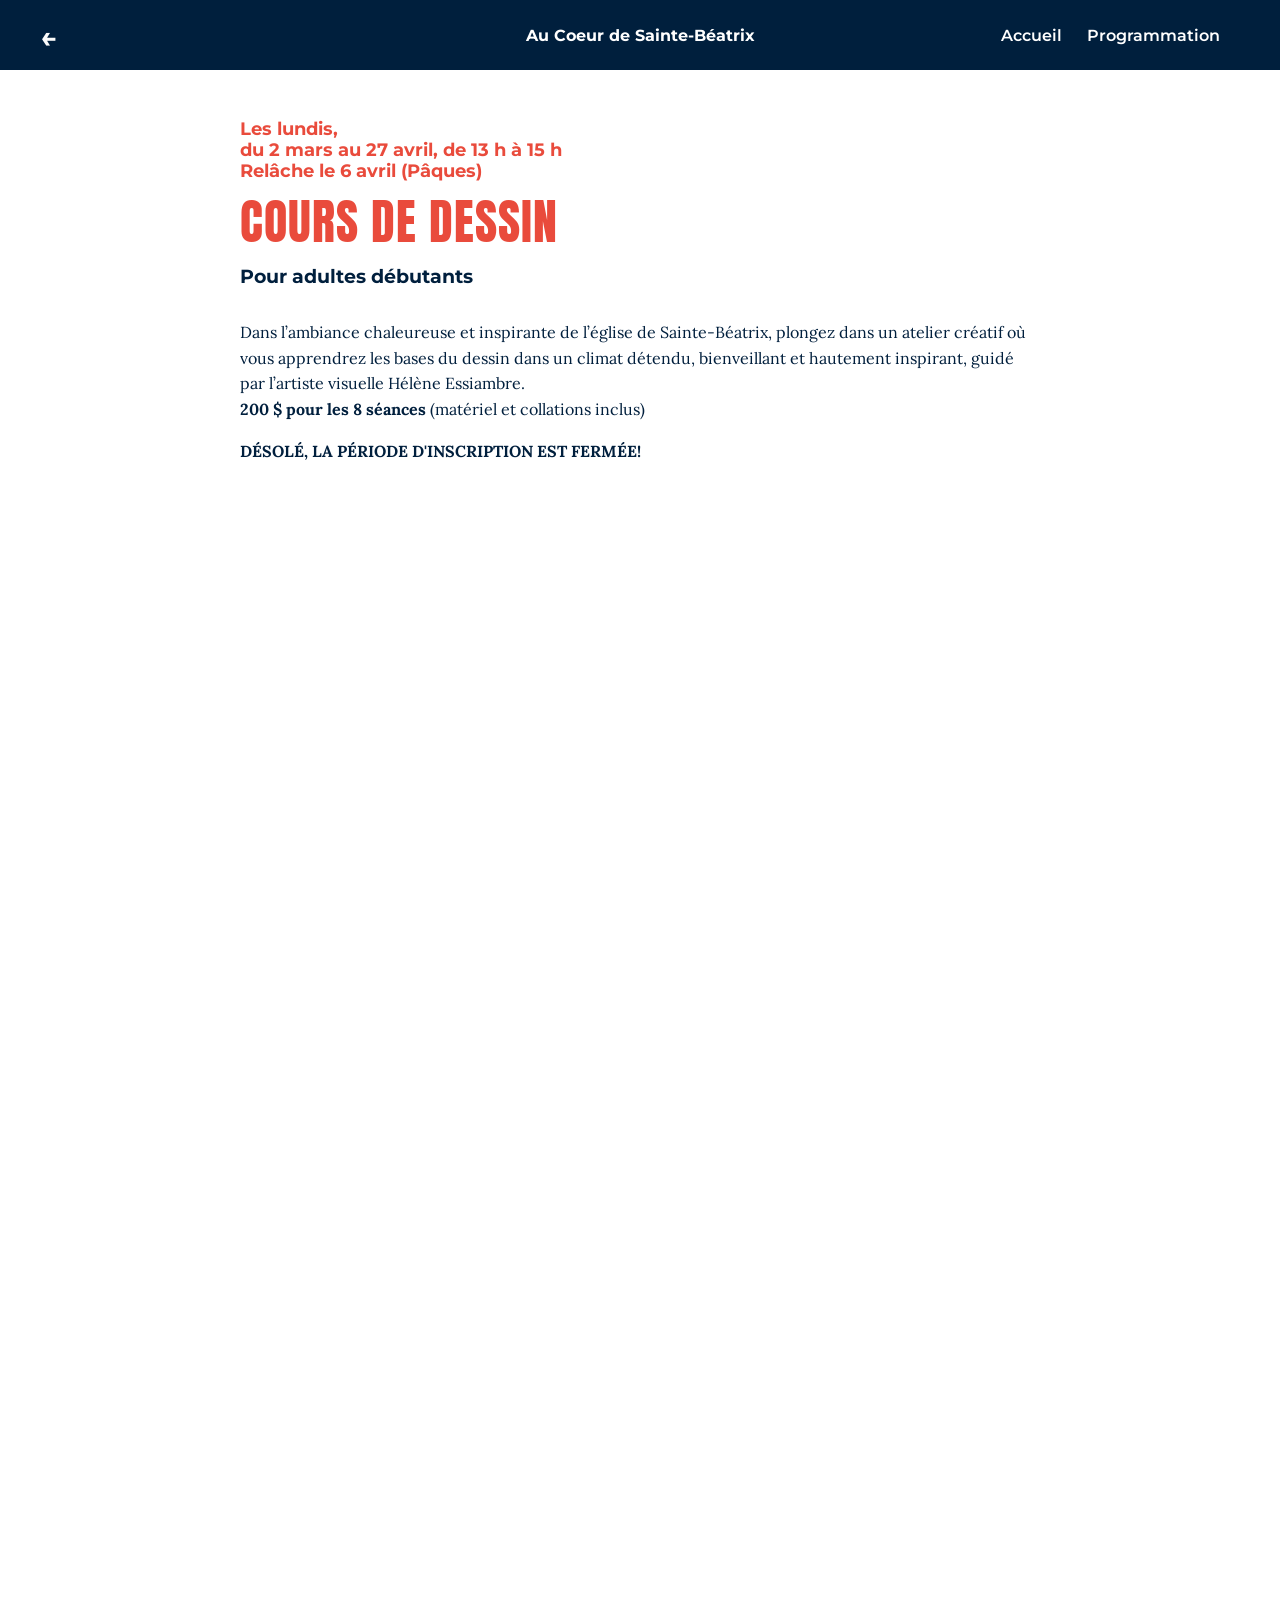
<file: item1.html>
<!DOCTYPE html>
<html lang="fr">

<head>
<meta charset="UTF-8">
<meta name="viewport" content="width=device-width, initial-scale=1.0">
<title>Cours de dessin</title>

<link href="https://fonts.googleapis.com/css2?family=Anton&display=swap" rel="stylesheet">
<link rel="stylesheet" href="css/style.css">
<link href="https://fonts.googleapis.com/css2?family=Lora:wght@300;400;500&display=swap" rel="stylesheet">
</head>

<body class="item-bg bg-right bg-dessin">

<a href="javascript:history.back()" class="back-arrow">←</a>

<!-- HEADER -->
<div class="site-header">
  <h1>Au Coeur de Sainte-Béatrix</h1>

  <button class="hamburger" onclick="toggleMenu()">☰</button>

  <nav class="main-menu" id="mainMenu">
    <a href="index.html">Accueil</a>
    <a href="programmation.html">Programmation</a>
  </nav>
</div>

<!-- CONTENU -->
<div class="item-container">

  <div class="item-date">
    Les lundis,<br>
    du 2 mars au 27 avril, de 13 h à 15 h<br>Relâche le 6 avril (Pâques)
  </div>

  <div class="item-title">Cours de dessin</div>

  <div class="item-section-title">
    Pour adultes débutants<br><br>
  </div>

  <div class="item-paragraph">
    Dans l’ambiance chaleureuse et inspirante de l’église de Sainte-Béatrix, plongez dans un atelier créatif où vous apprendrez les bases du dessin dans un climat détendu, bienveillant et hautement inspirant, guidé par l’artiste visuelle Hélène Essiambre. 
  
<br><b>200 $ pour les 8 séances </b>(matériel et collations inclus)</div>

  <div class="item-paragraph">
    <b>DÉSOLÉ, LA PÉRIODE D'INSCRIPTION EST FERMÉE!</b><br>
  </div>

  <div class="item-small">
   
  </div>

  <!-- FORMULAIRE -->
  <div class="item-form-wrapper">
    <iframe 
      src=""
      width="100%"
      height="1200"
      style="border:none; overflow:hidden;"
      scrolling="no">
    </iframe>
  </div>

</div>

<!-- SCRIPT À LA FIN -->
<script>
function toggleMenu() {
  document.getElementById("mainMenu").classList.toggle("show");
}
</script>

</body>
</html>
</file>
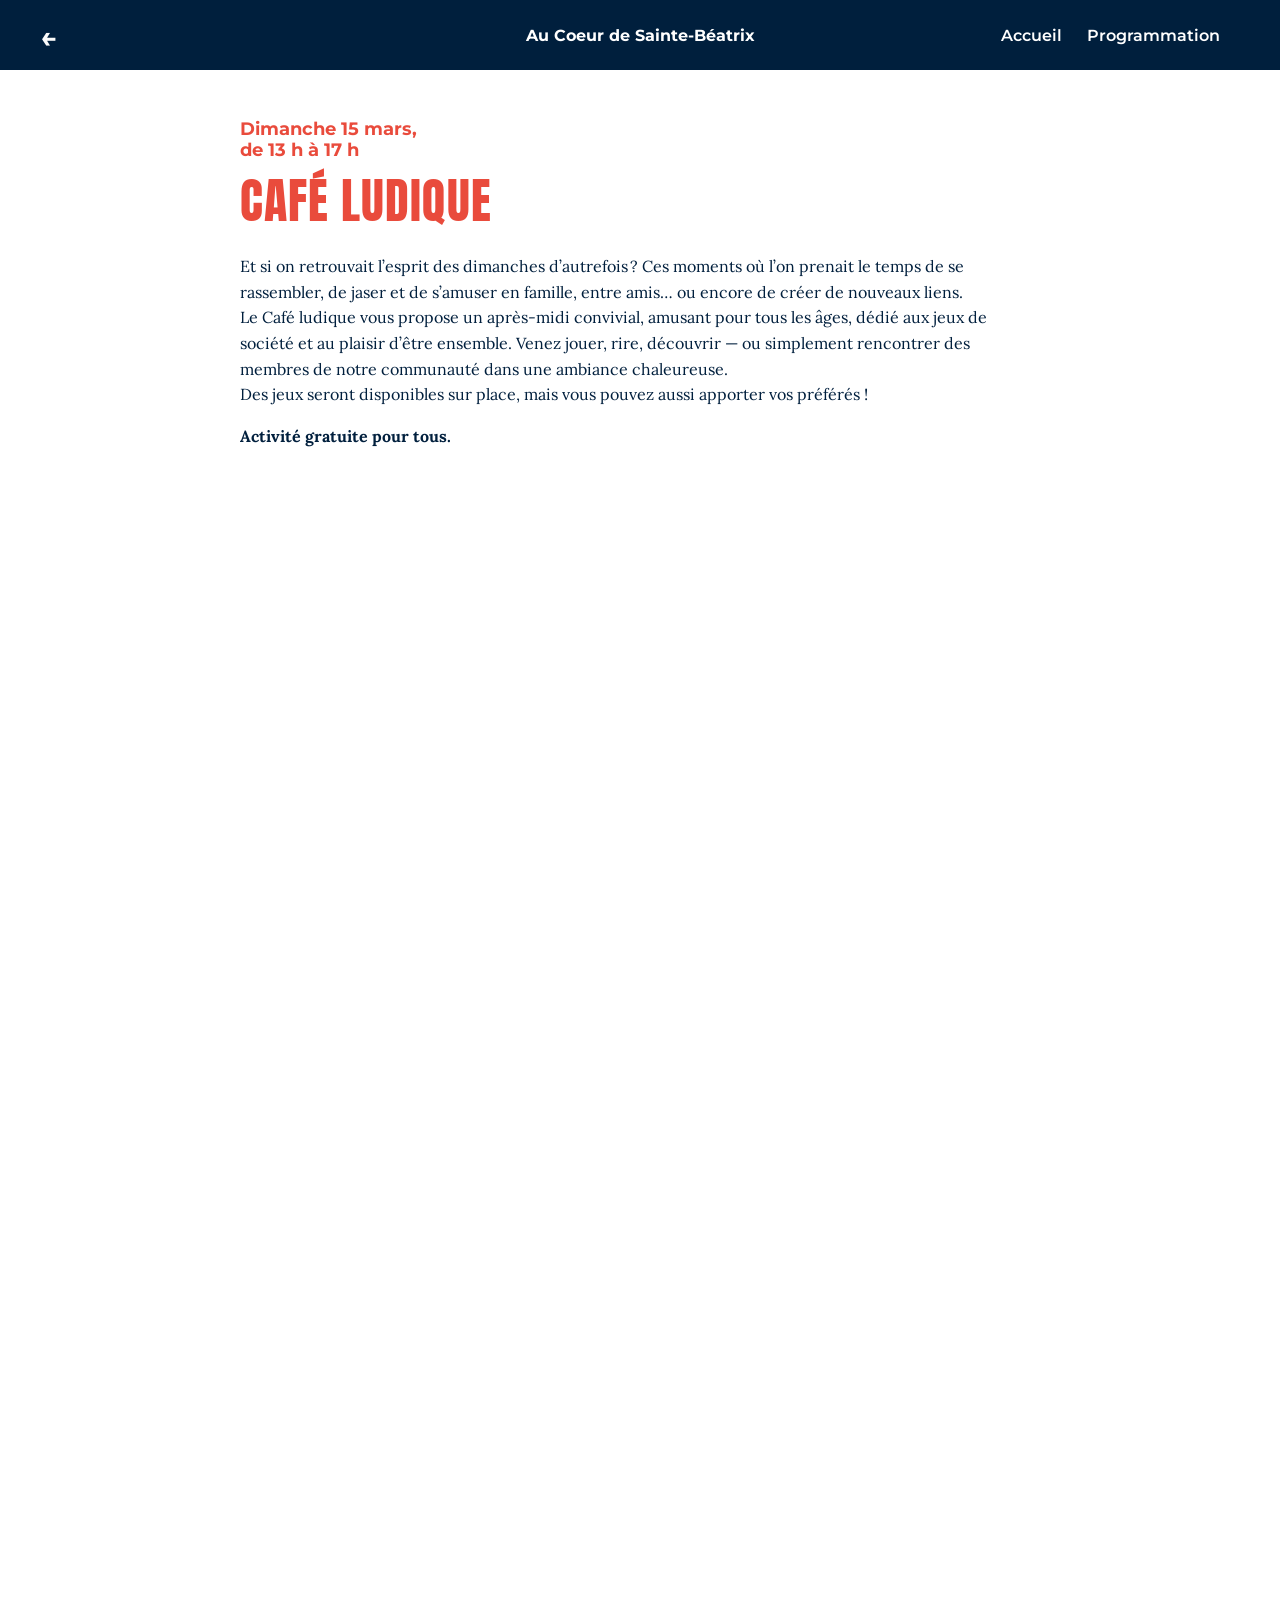
<file: item2.html>
<!DOCTYPE html>
<html lang="fr">

<head>
<meta charset="UTF-8">
<meta name="viewport" content="width=device-width, initial-scale=1.0">
<title>Café ludique du 15 mars</title>

<link href="https://fonts.googleapis.com/css2?family=Anton&display=swap" rel="stylesheet">
<link rel="stylesheet" href="css/style.css">
</head>

<body class="item-bg bg-right bg-dessin">

  <a href="javascript:history.back()" class="back-arrow">←</a>

<!-- HEADER -->
<div class="site-header">
  <h1>Au Coeur de Sainte-Béatrix</h1>

  <button class="hamburger" onclick="toggleMenu()">☰</button>

  <nav class="main-menu" id="mainMenu">
    <a href="index.html">Accueil</a>
    <a href="programmation.html">Programmation</a>
  </nav>
</div>

<!-- CONTENU -->
<div class="item-container">

  <div class="item-date">
    Dimanche 15 mars,<br>
    de 13 h à 17 h
  </div>

  <div class="item-title">Café Ludique</div>

 <br>

  <div class="item-paragraph">
    Et si on retrouvait l’esprit des dimanches d’autrefois ?
Ces moments où l’on prenait le temps de se rassembler, de jaser et de s’amuser en famille, entre amis… ou encore de créer de nouveaux liens. <br>
Le Café ludique vous propose un après-midi convivial, amusant pour tous les âges, dédié aux jeux de société et au plaisir  d’être ensemble. Venez jouer, rire, découvrir — ou simplement rencontrer des membres de notre communauté dans une ambiance chaleureuse.
<br>Des jeux seront disponibles sur place, mais vous pouvez aussi apporter vos préférés !

  </div>

  <div class="item-paragraph">
    <b>Activité gratuite pour tous.</b><br><br>
  </div>

  <div class="item-small">
    
  </div>

  <!-- FORMULAIRE -->
  <div class="item-form-wrapper">
    <iframe 
      src="https://docs.google.com/forms/d/e/1FAIpQLScyFMMIHSaoFZ5AVu22CXwyUmVHUUcJ4qPkDLLoZqQiuBxxwQ/viewform?usp=header"
      width="100%"
      height="3500"
      style="border:none; overflow:hidden;"
      scrolling="no">
    </iframe>
  </div>

</div>

<!-- SCRIPT À LA FIN -->
<script>
function toggleMenu() {
  document.getElementById("mainMenu").classList.toggle("show");
}
</script>

</body>
</html>
</file>
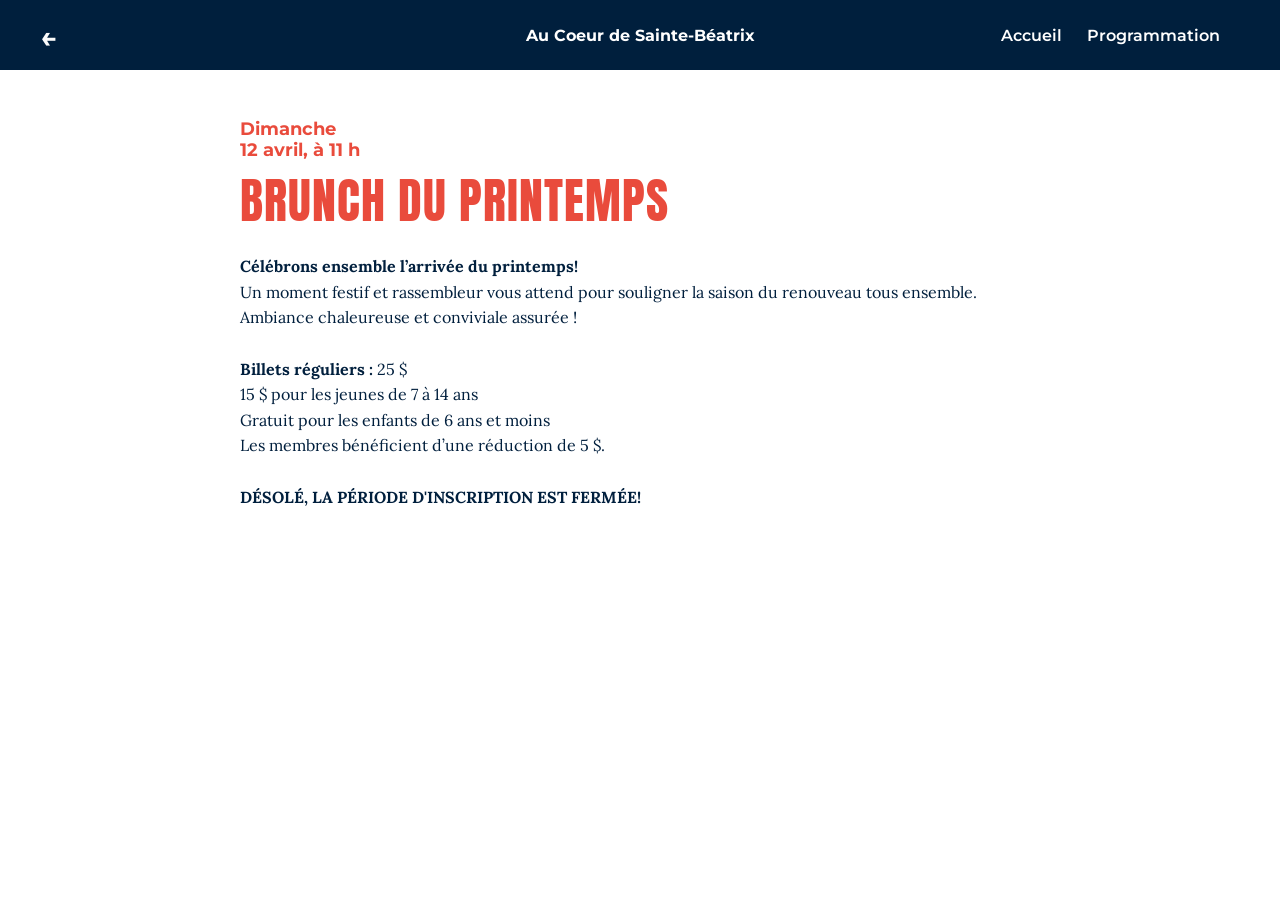
<file: item3.html>
<!DOCTYPE html>
<html lang="fr">

<head>
<meta charset="UTF-8">
<meta name="viewport" content="width=device-width, initial-scale=1.0">
<title>Brunch du printemps</title>

<link href="https://fonts.googleapis.com/css2?family=Anton&display=swap" rel="stylesheet">
<link rel="stylesheet" href="css/style.css">
</head>

<body class="item-bg bg-right bg-dessin">

  <a href="javascript:history.back()" class="back-arrow">←</a>

<!-- HEADER -->
<div class="site-header">
  <h1>Au Coeur de Sainte-Béatrix</h1>

  <button class="hamburger" onclick="toggleMenu()">☰</button>

  <nav class="main-menu" id="mainMenu">
    <a href="index.html">Accueil</a>
    <a href="programmation.html">Programmation</a>
  </nav>
</div>

<!-- CONTENU -->
<div class="item-container">

  <div class="item-date">
    Dimanche<br>
    12 avril, à 11 h
  </div>

  <div class="item-title">Brunch du printemps</div>

  
<br>
  <div class="item-paragraph">
   <strong>Célébrons ensemble l’arrivée du printemps!</strong>  <br>Un moment festif et rassembleur vous attend pour souligner la saison du renouveau 
tous ensemble. Ambiance chaleureuse et 
conviviale assurée !
<br><br>
<strong>Billets réguliers :</strong>
25 $<br>
15 $ pour les jeunes de 7 à 14 ans<br>
Gratuit pour les enfants de 6 ans et moins<br>
Les membres bénéficient d’une  
réduction de 5 $.<br><br>



 <strong>DÉSOLÉ, LA PÉRIODE D'INSCRIPTION EST FERMÉE! </strong>
  </div>
<br>
  <div class="item-small">
    
  

<!-- SCRIPT À LA FIN -->
<script>
function toggleMenu() {
  document.getElementById("mainMenu").classList.toggle("show");
}
</script>

</body>
</html>
</file>
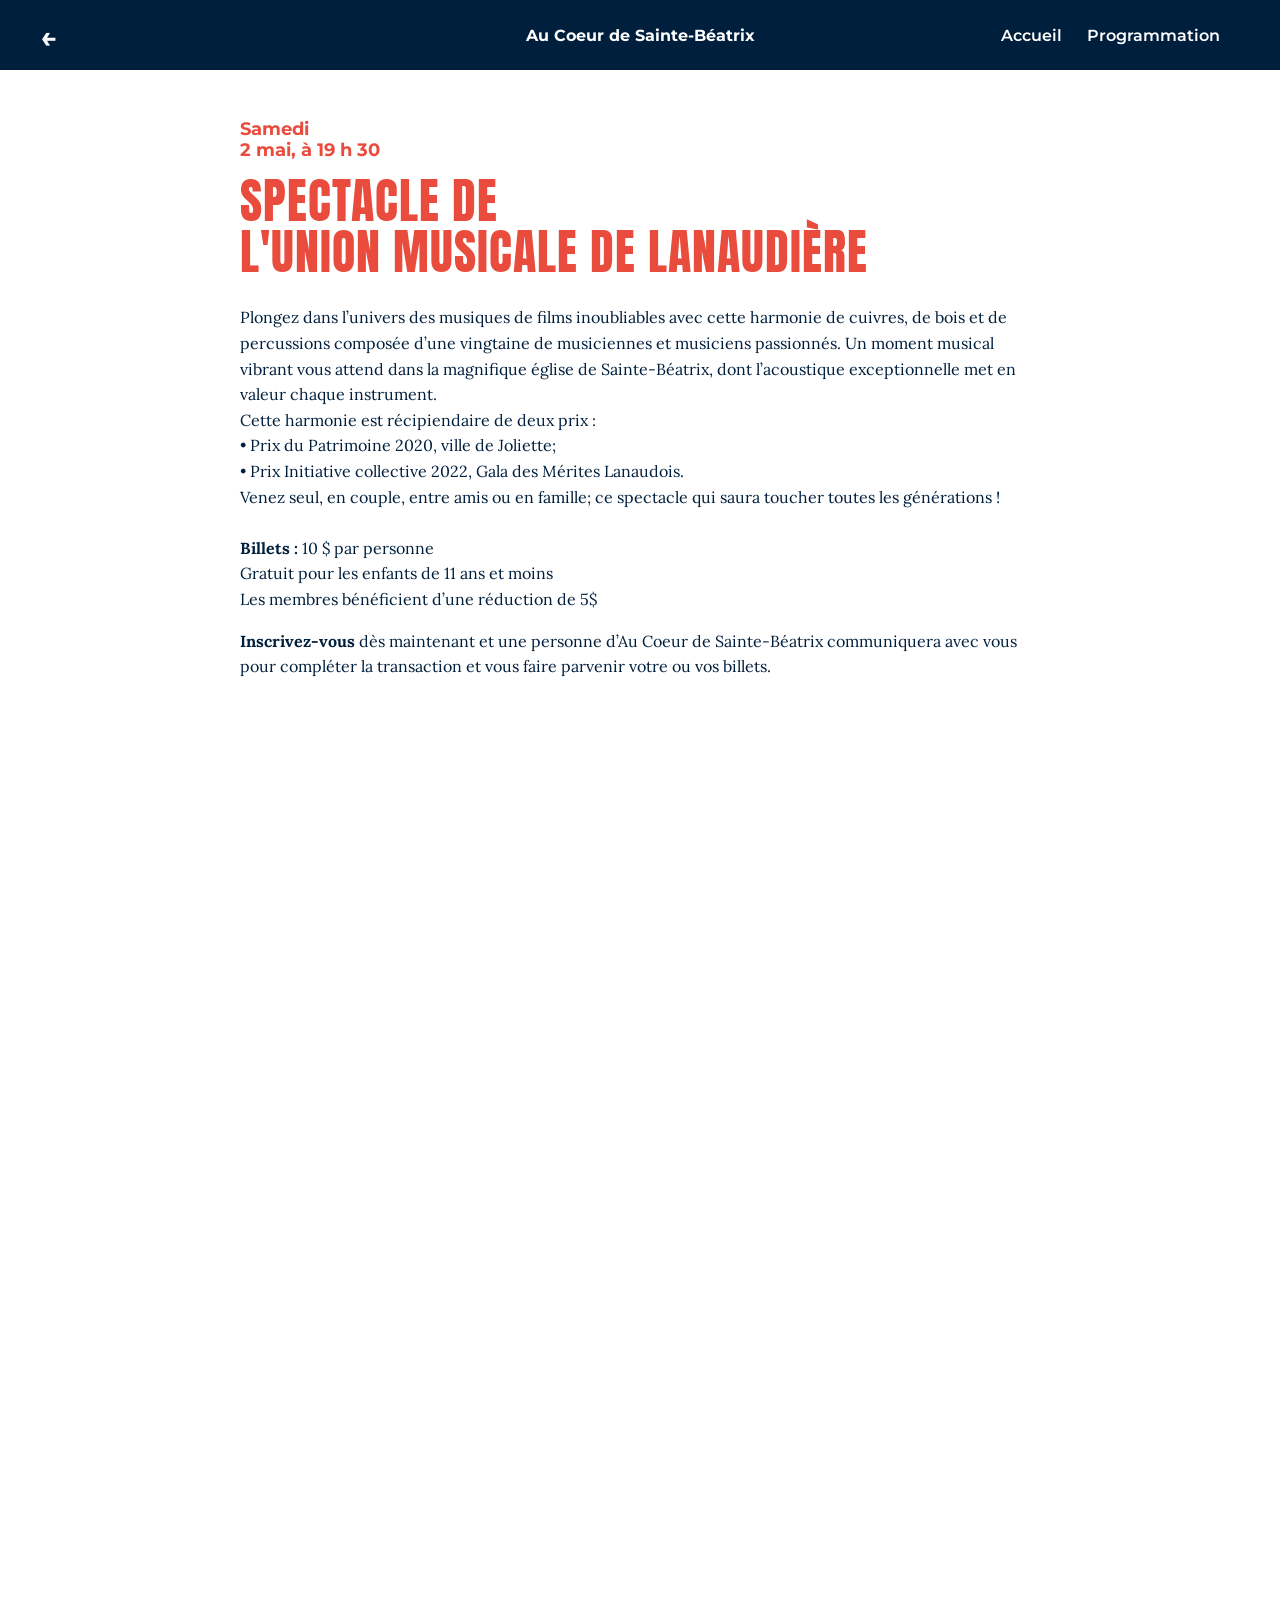
<file: item4.html>
<!DOCTYPE html>
<html lang="fr">

<head>
<meta charset="UTF-8">
<meta name="viewport" content="width=device-width, initial-scale=1.0">
<title>Union musicale de Lanaudière</title>

<link href="https://fonts.googleapis.com/css2?family=Anton&display=swap" rel="stylesheet">
<link rel="stylesheet" href="css/style.css">
</head>

<body class="item-bg bg-right bg-dessin">

  <a href="javascript:history.back()" class="back-arrow">←</a>

<!-- HEADER -->
<div class="site-header">
  <h1>Au Coeur de Sainte-Béatrix</h1>

  <button class="hamburger" onclick="toggleMenu()">☰</button>

  <nav class="main-menu" id="mainMenu">
    <a href="index.html">Accueil</a>
    <a href="programmation.html">Programmation</a>
  </nav>
</div>

<!-- CONTENU -->
<div class="item-container">

  <div class="item-date">
    Samedi<br>
    2 mai, à 19 h 30
  </div>

  <div class="item-title">Spectacle de <br>l'Union musicale de Lanaudière</div>

 <br>

  <div class="item-paragraph">
  Plongez dans l’univers des musiques de films inoubliables avec cette harmonie de cuivres, de bois et de percussions composée d’une vingtaine de musiciennes et musiciens passionnés. Un moment musical vibrant vous attend dans la magnifique église de Sainte-Béatrix, dont l’acoustique exceptionnelle met en valeur chaque instrument. 
    <br>Cette harmonie est récipiendaire de deux prix : 
    <br>• Prix du Patrimoine 2020, ville de Joliette; 
    <br>• Prix Initiative collective 2022, Gala des Mérites Lanaudois.
<br>Venez seul, en couple, entre amis ou en famille; ce spectacle qui saura toucher toutes les générations !<br>

<br>
<strong>Billets :</strong>
10 $ par personne<br>Gratuit pour les enfants de 11 ans et moins<br>Les membres bénéficient d’une 
réduction de 5$
  </div>

  <div class="item-paragraph">
  <strong>Inscrivez-vous </strong>dès maintenant et une personne d’Au Coeur de Sainte-Béatrix communiquera avec vous pour compléter la transaction et vous faire parvenir votre ou vos billets.
  <br><br>




  <div class="item-small">
    
  </div>

  <!-- FORMULAIRE -->
  <div class="item-form-wrapper">
    <iframe 
      src="https://form.jotform.com/260486524460155"
      width="100%"
      height="4500"
      style="border:none; overflow:hidden;"
      scrolling="no">
    </iframe>
  </div>

</div>

<!-- SCRIPT À LA FIN -->
<script>
function toggleMenu() {
  document.getElementById("mainMenu").classList.toggle("show");
}
</script>

</body>
</html>
</file>
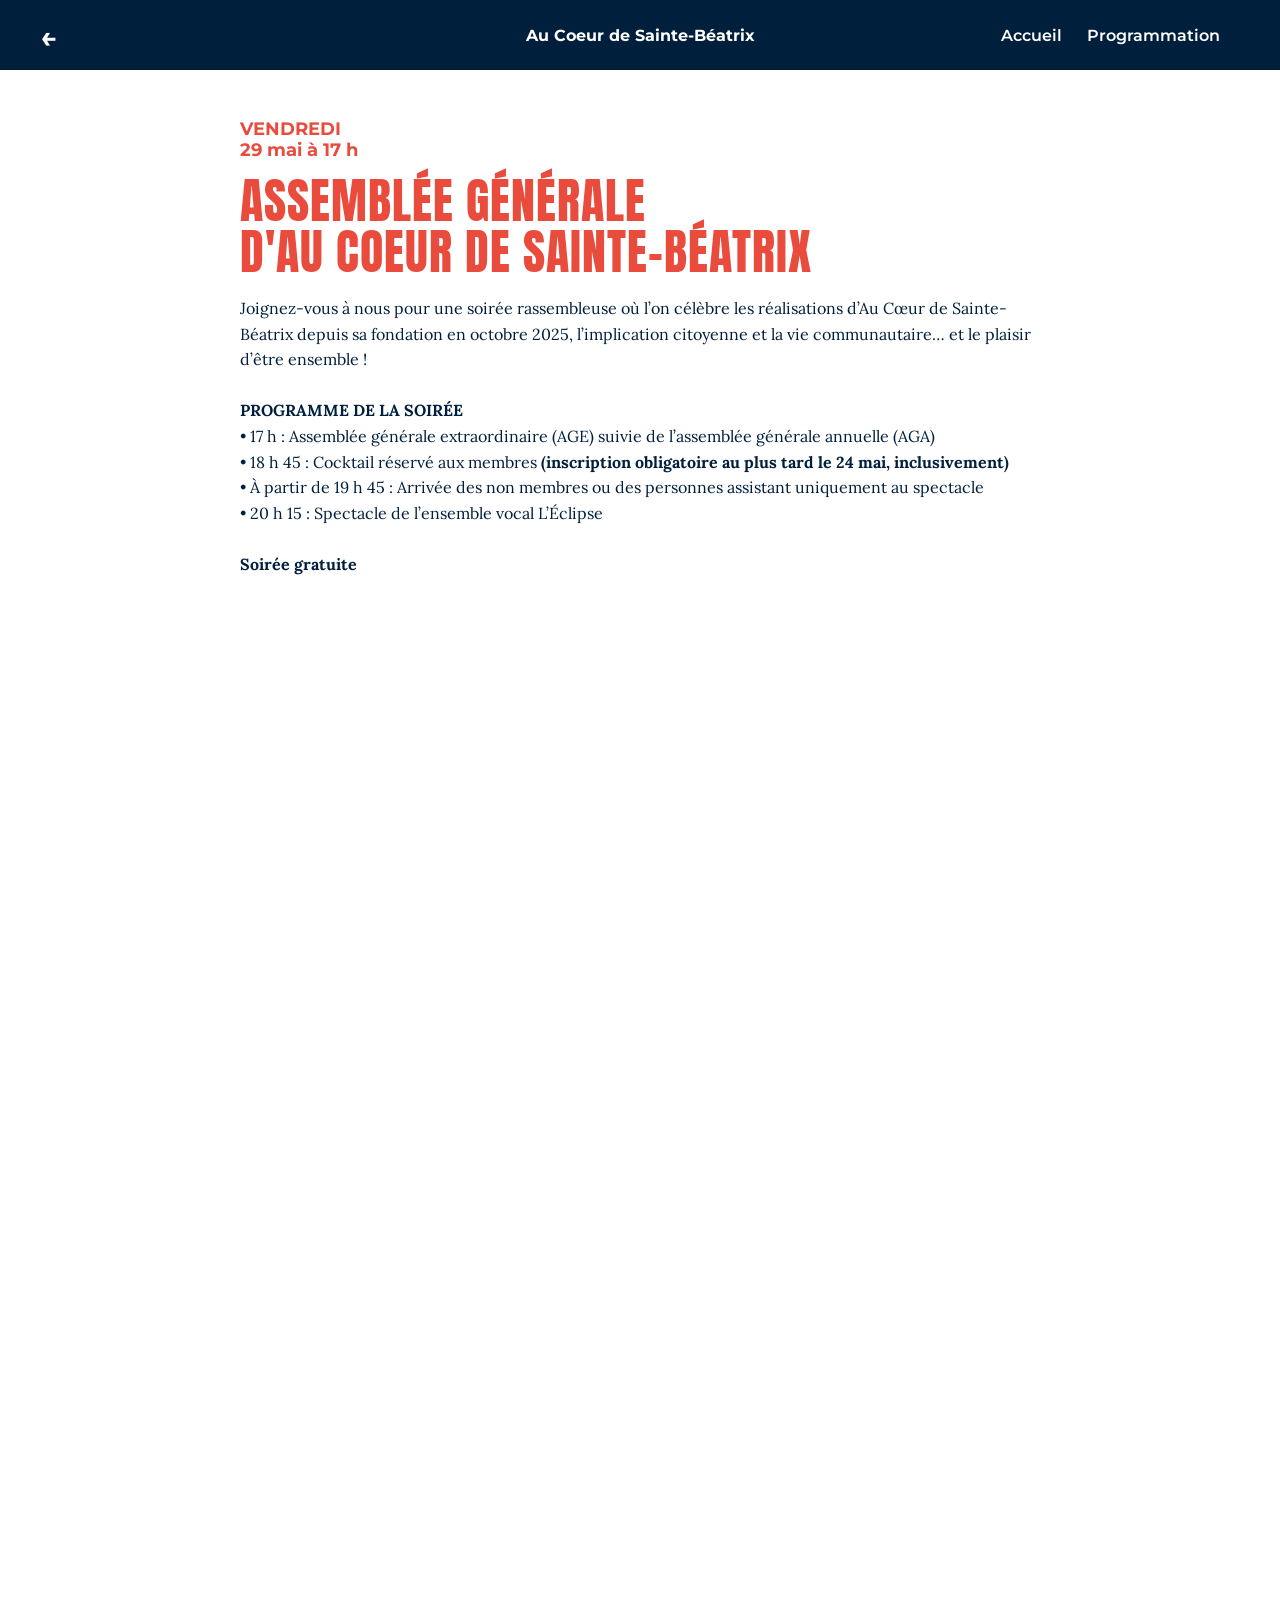
<file: item5.html>
<!DOCTYPE html>
<html lang="fr">

<head>
<meta charset="UTF-8">
<meta name="viewport" content="width=device-width, initial-scale=1.0">
<title>Assemblée générale</title>

<link href="https://fonts.googleapis.com/css2?family=Anton&display=swap" rel="stylesheet">
<link rel="stylesheet" href="css/style.css">
</head>

<body class="item-bg bg-right bg-dessin">

  <a href="javascript:history.back()" class="back-arrow">←</a>

<!-- HEADER -->
<div class="site-header">
  <h1>Au Coeur de Sainte-Béatrix</h1>

  <button class="hamburger" onclick="toggleMenu()">☰</button>

  <nav class="main-menu" id="mainMenu">
    <a href="index.html">Accueil</a>
    <a href="programmation.html">Programmation</a>
  </nav>
</div>

<!-- CONTENU -->
<div class="item-container">

  <div class="item-date">
    VENDREDI<br>
    29 mai à 17 h
  </div>

  <div class="item-title">Assemblée générale <br>d'au coeur de Sainte-Béatrix</div>

  <div class="item-subtitle"></div>

  <div class="item-section-title">
    
  </div>

  <div class="item-paragraph">
   Joignez‑vous à nous pour une soirée rassembleuse où l’on célèbre les réalisations d’Au Cœur de Sainte-Béatrix depuis sa fondation en octobre 2025, l’implication citoyenne et la vie communautaire… 
et le plaisir d’être ensemble !
<br><br>
<b>PROGRAMME DE LA SOIRÉE</b><br>

• 17 h : Assemblée générale extraordinaire (AGE) suivie de l’assemblée générale annuelle (AGA)<br>
• 18 h 45 : Cocktail réservé aux membres <b>(inscription obligatoire au plus tard le 24 mai, inclusivement)</b><br>
• À partir de 19 h 45 : Arrivée des non membres ou des personnes assistant uniquement au spectacle</b><br>
    • 20 h 15 : Spectacle de l’ensemble vocal L’Éclipse<br><br>

<b>Soirée gratuite </b><br><br>

  </div>

  <div class="item-highlight">
   
  </div>

  <div class="item-small">
    
  </div>

  <!-- FORMULAIRE -->
  <div class="item-form-wrapper">
    <iframe 
      src="https://docs.google.com/forms/d/e/1FAIpQLSfH9QI689l_VJBvAtXvLUM_U_JfJSGfk2qYuIE7cVPm2NYq-g/viewform?usp=header"
      width="100%"
      height="4500"
      style="border:none; overflow:hidden;"
      scrolling="no">
    </iframe>
  </div>

</div>

<!-- SCRIPT À LA FIN -->
<script>
function toggleMenu() {
  document.getElementById("mainMenu").classList.toggle("show");
}
</script>

</body>
</html>
</file>
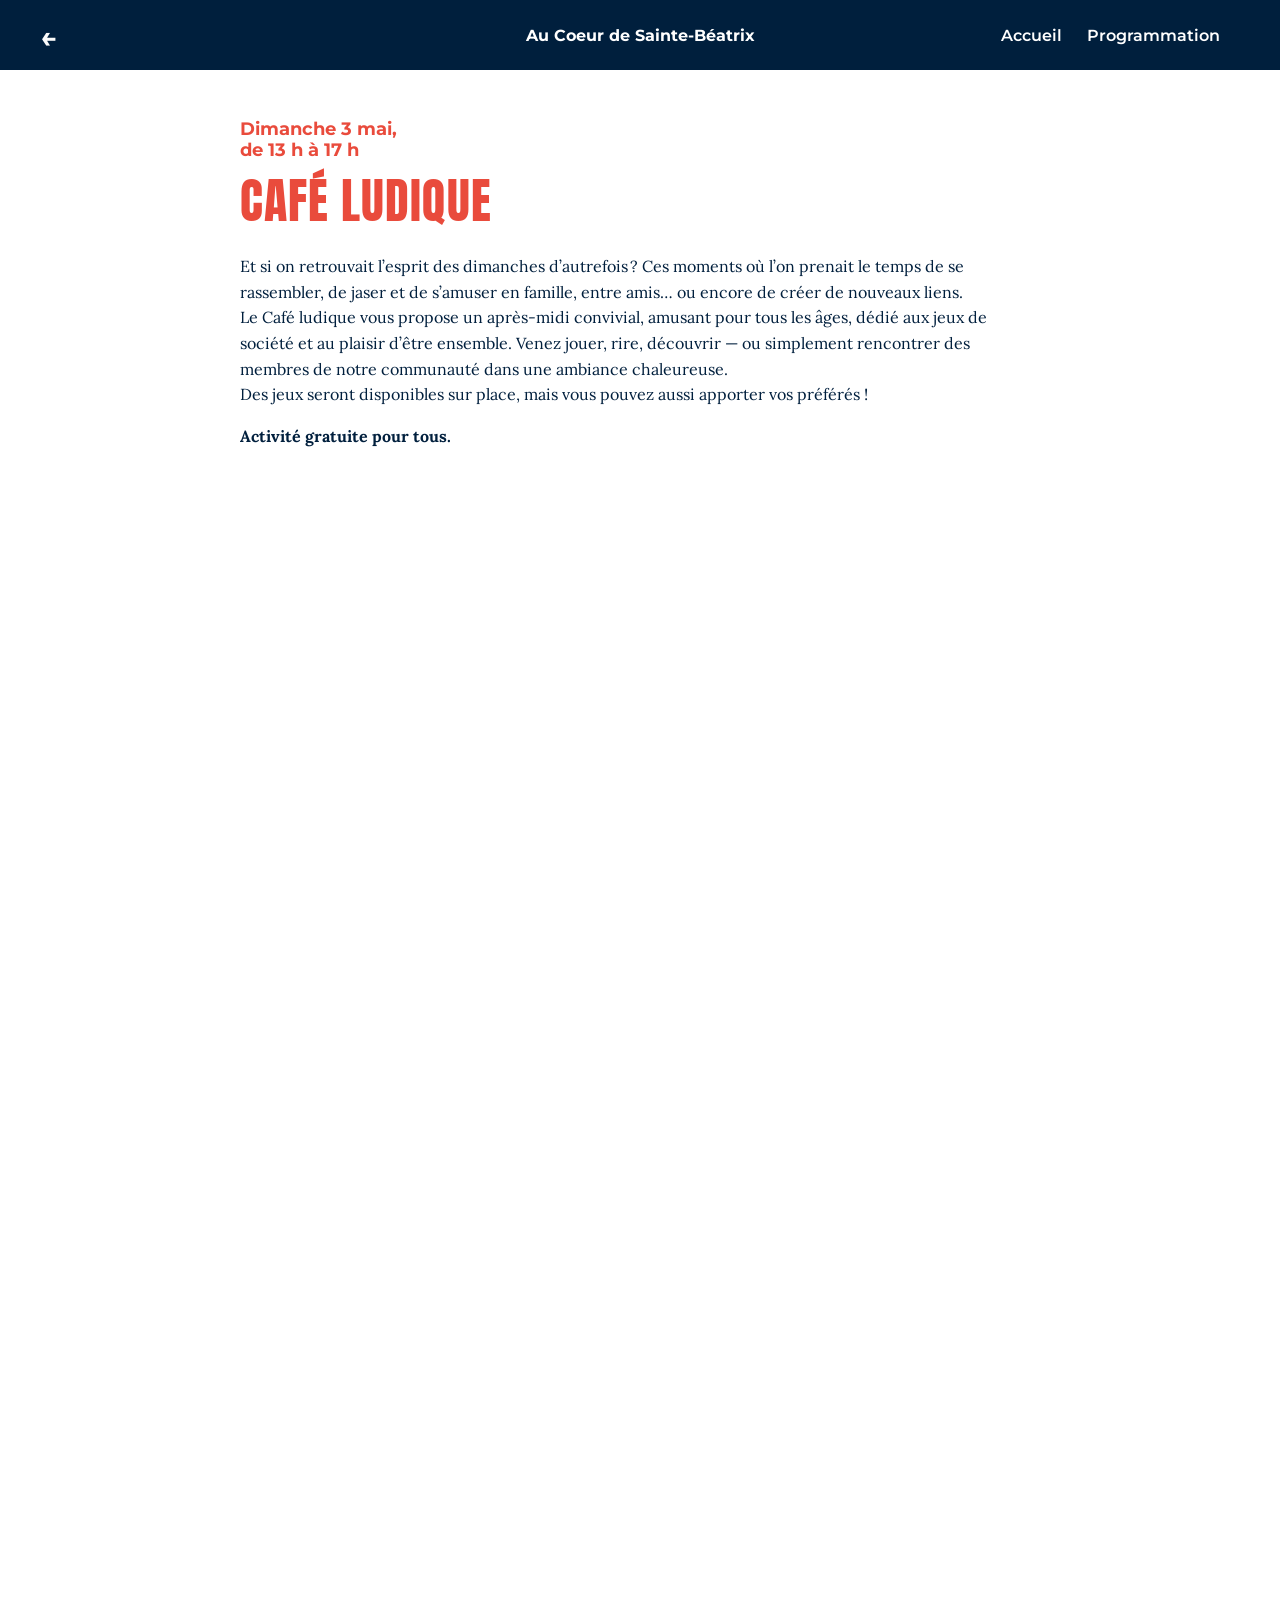
<file: item6.html>
<!DOCTYPE html>
<html lang="fr">

<head>
<meta charset="UTF-8">
<meta name="viewport" content="width=device-width, initial-scale=1.0">
<title>Café Ludique du 3 mai</title>

<link href="https://fonts.googleapis.com/css2?family=Anton&display=swap" rel="stylesheet">
<link rel="stylesheet" href="css/style.css">
</head>

<body class="item-bg bg-right bg-dessin">

  <a href="javascript:history.back()" class="back-arrow">←</a>

<!-- HEADER -->
<div class="site-header">
  <h1>Au Coeur de Sainte-Béatrix</h1>

  <button class="hamburger" onclick="toggleMenu()">☰</button>

  <nav class="main-menu" id="mainMenu">
    <a href="index.html">Accueil</a>
    <a href="programmation.html">Programmation</a>
  </nav>
</div>

<!-- CONTENU -->
<div class="item-container">

  <div class="item-date">
    Dimanche 3 mai,<br>
    de 13 h à 17 h
  </div>

  <div class="item-title">Café Ludique</div>

 <br>

  <div class="item-paragraph">
    Et si on retrouvait l’esprit des dimanches d’autrefois ?
Ces moments où l’on prenait le temps de se rassembler, de jaser et de s’amuser en famille, entre amis… ou encore de créer de nouveaux liens. <br>
Le Café ludique vous propose un après-midi convivial, amusant pour tous les âges, dédié aux jeux de société et au plaisir  d’être ensemble. Venez jouer, rire, découvrir — ou simplement rencontrer des membres de notre communauté dans une ambiance chaleureuse.
<br>Des jeux seront disponibles sur place, mais vous pouvez aussi apporter vos préférés !

  </div>

  <div class="item-paragraph">
    <b>Activité gratuite pour tous.</b><br><br>
  </div>

  <div class="item-small">
    
  </div>

  <!-- FORMULAIRE -->
  <div class="item-form-wrapper">
    <iframe 
      src="https://docs.google.com/forms/d/e/1FAIpQLScOywKhsYaACZu44ndW2ogPMYKDyf7R8lOSERinpRhz8GnApg/viewform?usp=header"
      width="100%"
      height="3500"
      style="border:none; overflow:hidden;"
      scrolling="no">
    </iframe>
  </div>

</div>

<!-- SCRIPT À LA FIN -->
<script>
function toggleMenu() {
  document.getElementById("mainMenu").classList.toggle("show");
}
</script>

</body>
</html>
</file>
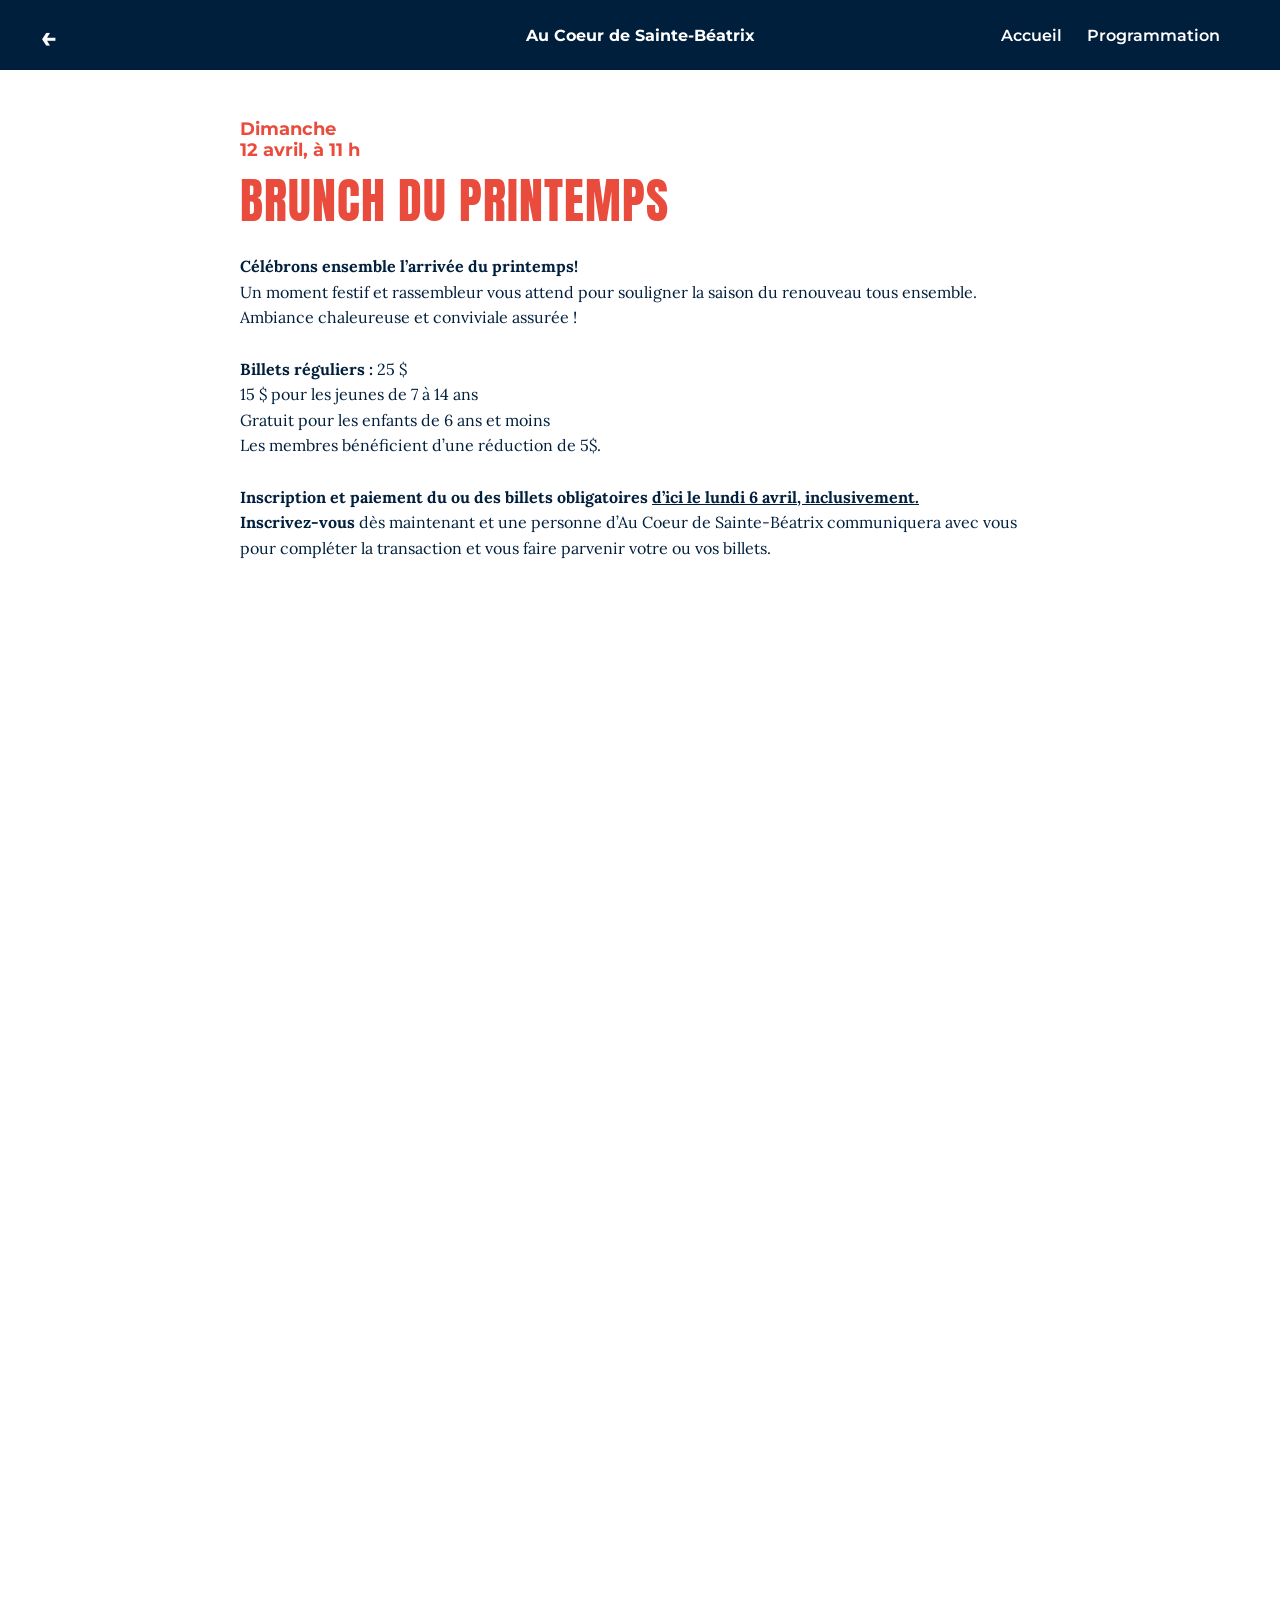
<file: item7.html>
<!DOCTYPE html>
<html lang="fr">

<head>
<meta charset="UTF-8">
<meta name="viewport" content="width=device-width, initial-scale=1.0">
<title>Cours de dessin</title>

<link href="https://fonts.googleapis.com/css2?family=Anton&display=swap" rel="stylesheet">
<link rel="stylesheet" href="css/style.css">
</head>

<body class="item-bg bg-right bg-dessin">

  <a href="javascript:history.back()" class="back-arrow">←</a>

<!-- HEADER -->
<div class="site-header">
  <h1>Au Coeur de Sainte-Béatrix</h1>

  <button class="hamburger" onclick="toggleMenu()">☰</button>

  <nav class="main-menu" id="mainMenu">
    <a href="index.html">Accueil</a>
    <a href="programmation.html">Programmation</a>
  </nav>
</div>

<!-- CONTENU -->
<div class="item-container">

  <div class="item-date">
    Dimanche<br>
    12 avril, à 11 h
  </div>

  <div class="item-title">Brunch du printemps</div>

  
<br>
  <div class="item-paragraph">
   <strong>Célébrons ensemble l’arrivée du printemps!</strong>  <br>Un moment festif et rassembleur vous attend pour souligner la saison du renouveau 
tous ensemble. Ambiance chaleureuse et 
conviviale assurée !
<br><br>
<strong>Billets réguliers :</strong>
25 $<br>
15 $ pour les jeunes de 7 à 14 ans<br>
Gratuit pour les enfants de 6 ans et moins<br>
Les membres bénéficient d’une  
réduction de 5$.<br><br>

<b>Inscription et paiement du ou des billets obligatoires <u>d’ici le lundi 6 avril, inclusivement.</u></b><br>

 <strong>Inscrivez-vous </strong>dès maintenant et une personne d’Au Coeur de Sainte-Béatrix communiquera avec vous pour compléter la transaction et vous faire parvenir votre ou vos billets.
  </div>
<br>
  <div class="item-small">
    
  </div>

  <!-- FORMULAIRE -->
  <div class="item-form-wrapper">
    <iframe 
      src="https://form.jotform.com/260486524460155"
      width="100%"
      height="3500"
      style="border:none; overflow:hidden;"
      scrolling="no">
    </iframe>
  </div>

</div>

<!-- SCRIPT À LA FIN -->
<script>
function toggleMenu() {
  document.getElementById("mainMenu").classList.toggle("show");
}
</script>

</body>
</html>
</file>
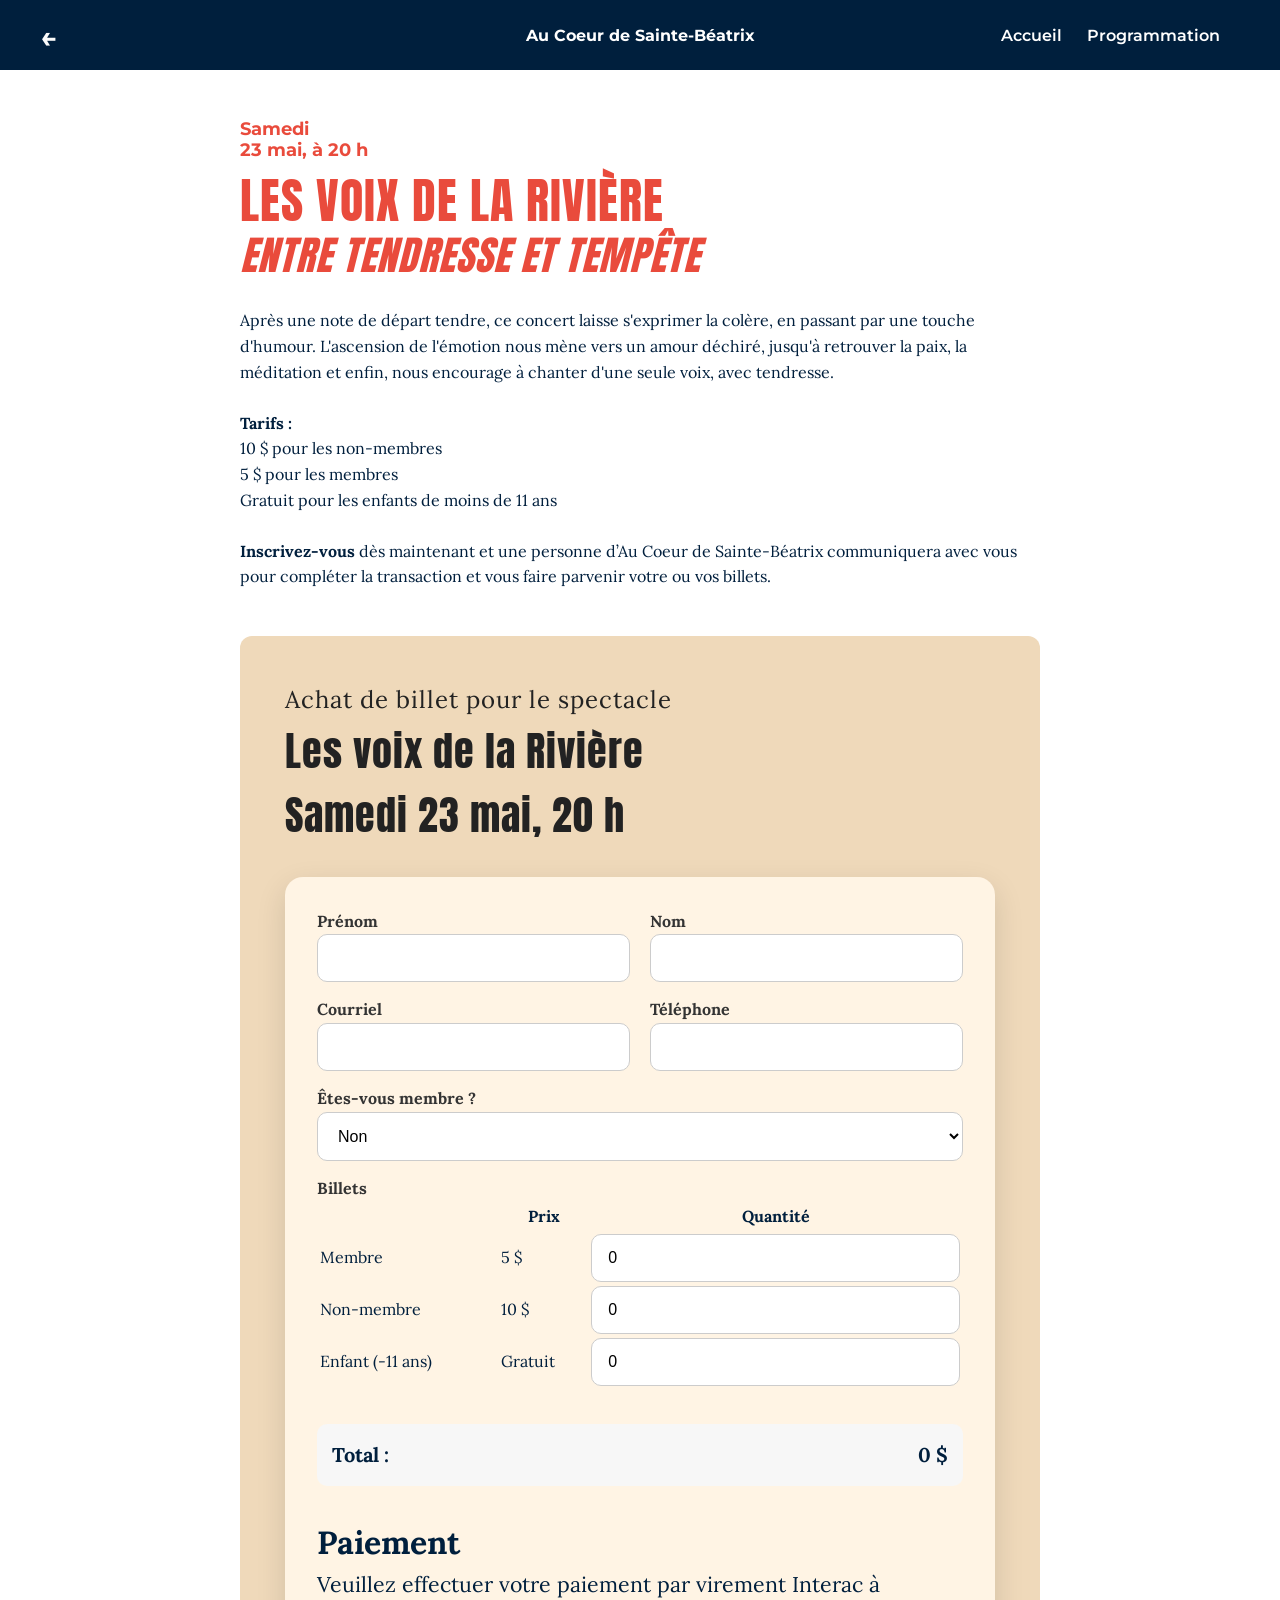
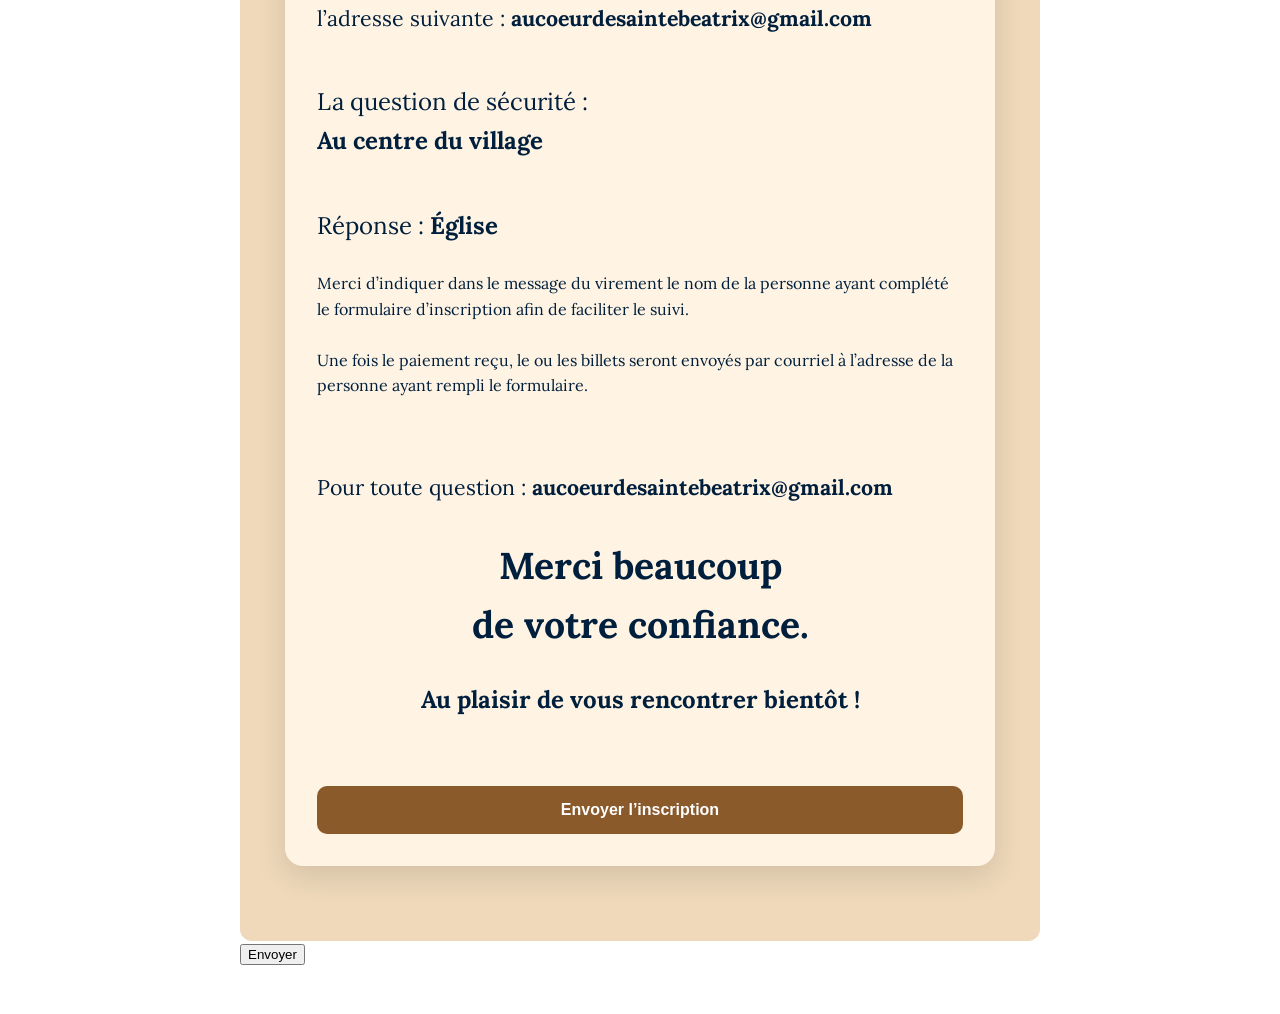
<file: item8.html>
<!DOCTYPE html>
<html lang="fr">

<head>
<meta charset="UTF-8">
<meta name="viewport" content="width=device-width, initial-scale=1.0">
<title>Les voix de la rivière</title>

<link href="https://fonts.googleapis.com/css2?family=Anton&display=swap" rel="stylesheet">
<link rel="stylesheet" href="css/style.css">
</head>

<body class="page-evenement">

  <a href="javascript:history.back()" class="back-arrow">←</a>

<!-- HEADER -->
<div class="site-header">
  <h1>Au Coeur de Sainte-Béatrix</h1>

  <button class="hamburger" onclick="toggleMenu()">☰</button>

  <nav class="main-menu" id="mainMenu">
    <a href="index.html">Accueil</a>
    <a href="programmation.html">Programmation</a>
  </nav>
</div>

<!-- CONTENU -->
<div class="item-container">

  <div class="item-date">
    Samedi<br>
    23 mai, à 20 h
  </div>

  <div class="item-title">Les voix de la Rivière <br><small><i>Entre tendresse et tempête</i></small></div>

 <br>

  <div class="item-paragraph">
  Après une note de départ tendre, ce concert laisse s'exprimer la colère, en passant par une touche d'humour. L'ascension de l'émotion nous mène vers un amour déchiré, jusqu'à retrouver la paix, la méditation et enfin, nous encourage à chanter d'une seule voix, avec tendresse.<br>

<br>
<strong>Tarifs :</strong><br>
10 $ pour les non-membres<br>
5 $ pour les membres<br>
Gratuit pour les enfants de moins de 11 ans<br><br>

  <div class="item-paragraph">
  <strong>Inscrivez-vous </strong>dès maintenant et une personne d’Au Coeur de Sainte-Béatrix communiquera avec vous pour compléter la transaction et vous faire parvenir votre ou vos billets.
  <br><br>

  <!-- FORMULAIRE -->
   
  <div class="item-form-wrapper">
    <div class="form-titre2">
    Achat de billet pour le spectacle<br>

  </div>
  <div class="form-titre">

    Les voix de la Rivière<br>
    Samedi 23 mai, 20 h
  </div>
    <form class="custom-form" id="brunchForm">

      <div class="form-row">
  <div class="form-group">
     <label>Prénom</label>
          <input type="text" id="prenom" required>
        </div>
        <div class="form-group">
          <label>Nom</label>
          <input type="text" id="nom" required>
        </div>
</div>

<div class="form-row">
  <div class="form-group">
    <label>Courriel</label>
    <input type="email" id="courriel" >
  </div>

  <div class="form-group">
    <label>Téléphone</label>
    <input type="tel" id="telephone">
  </div>
</div>

      <!-- MEMBRE -->
     <div class="form-row">

  <div class="form-group">
    <label>Êtes-vous membre ?</label>
    <select id="estMembre" onchange="toggleMembreField()">
      <option value="non">Non</option>
      <option value="oui">Oui</option>
    </select>
  </div>

  <div class="form-group" id="numeroMembreGroup" style="display:none;">
    <label>Numéro(s) de membre</label>
    <input type="text" id="numeroMembre" placeholder="Ex : R0001, R0002,...">
  </div>

</div>

      <!-- BILLETS -->
      <div class="form-group">
        <label>Billets</label>
        <table class="ticket-table">
          <thead>
            <tr>
              <th> </th>
              <th>Prix</th>
              <th>Quantité</th>
            </tr>
          </thead>
          <tbody>
            <tr>
              <td>Membre</td>
              <td>5 $</td>
              <td><input type="number" id="membreQty" min="0" value="0" onchange="calculerTotal()"></td>
            </tr>
            <tr>
              <td>Non-membre</td>
              <td>10 $</td>
              <td><input type="number" id="nonMembreQty" min="0" value="0" onchange="calculerTotal()"></td>
            </tr>
            <tr>
              <td>Enfant (-11 ans)</td>
              <td>Gratuit</td>
              <td><input type="number" id="enfant" min="0" value="0"></td>
            </tr>
          </tbody>
        </table>
      </div>

      <div class="total-box">
        Total : <span id="total">0 $</span>
      </div>

     <p><span style="font-size: 16pt;"><strong><span style="font-size: 24pt;">Paiement</span></strong><br />Veuillez effectuer votre paiement par virement Interac &agrave; l&rsquo;adresse suivante : <strong>aucoeurdesaintebeatrix@gmail.com</strong></span></p>
<p><span style="font-size: 18pt;">La question de s&eacute;curit&eacute; : </span><br /><strong><span style="font-size: 18pt;">Au&nbsp;centre du village</span></strong></p>
<p><span style="font-size: 18pt;">R&eacute;ponse : <strong>&Eacute;glise<br /></strong></span><br /><span style="font-size: 12pt;">Merci d&rsquo;indiquer dans le message du virement le nom de la personne ayant compl&eacute;t&eacute; le formulaire d&rsquo;inscription afin de faciliter le suivi.<br /></span><br /><span style="font-size: 12pt;">Une fois le paiement re&ccedil;u, le ou les billets seront envoy&eacute;s par courriel &agrave; l&rsquo;adresse de la personne ayant rempli le formulaire.</span></p>
<br />
<span style="font-size: 16pt;">Pour toute question : <strong>aucoeurdesaintebeatrix@gmail.com</strong></span>
   <p style="text-align: center;"><span style="font-size: 28pt;"><strong>Merci beaucoup <br />de votre confiance.<br /></strong></span><br /><span style="font-size: 18pt;"><strong>Au plaisir de vous rencontrer bient&ocirc;t !<br /></strong></span><br /></p>
<button type="submit" class="submit-btn">Envoyer l’inscription</button>
</form>
    </div>
    

      <button type="submit" class="submit-btn">Envoyer</button>
      
  </form>
  </div>

</div>

<script>
function toggleMenu() {
  document.getElementById("mainMenu").classList.toggle("show");
}

function toggleMembreField() {
  const val = document.getElementById("estMembre").value;
  document.getElementById("numeroMembreGroup").style.display =
    val === "oui" ? "block" : "none";
}

function calculerTotal() {
  const m = parseInt(document.getElementById("membreQty").value) || 0;
  const n = parseInt(document.getElementById("nonMembreQty").value) || 0;
  const total = (m * 5) + (n * 10);
  document.getElementById("total").textContent = total + " $";
}

document.getElementById("brunchForm").addEventListener("submit", function(e) {
  e.preventDefault();

  const estMembre = document.getElementById("estMembre").value;
  const numero = document.getElementById("numeroMembre").value.trim();
  const m = parseInt(document.getElementById("membreQty").value) || 0;
  const n = parseInt(document.getElementById("nonMembreQty").value) || 0;
  const enfant = parseInt(document.getElementById("enfant").value) || 0;
  const total = (m * 5) + (n * 10);

  // Validation
  if (m === 0 && n === 0) {
    alert("Veuillez sélectionner au moins un billet.");
    return;
  }

  if (estMembre === "oui" && numero === "") {
    alert("Veuillez entrer votre numéro de membre.");
    return;
  }

  // Données
  const data = {
  date: new Date().toLocaleString(),
  prenom: document.getElementById("prenom").value,
  nom: document.getElementById("nom").value,
  courriel: document.getElementById("courriel").value,
  telephone: document.getElementById("telephone").value,
  estMembre: estMembre,
  numeroMembre: numero,
  membreQty: m,
  nonMembreQty: n,
  enfant: enfant,
  total: total
};
const btn = document.querySelector(".submit-btn");
btn.disabled = true;
btn.innerText = "Envoi en cours...";
  // Envoi vers Google
  fetch("https://script.google.com/macros/s/AKfycbwxkjGrCoNVgXd5peQklZx1jxzqDX04tV4Fu0DTIT8FP2EdWlYwfr14EmWNqeKIamjWqQ/exec", {
    method: "POST",
    mode: "no-cors",
    body: JSON.stringify(data),
    headers: {
      "Content-Type": "application/json"
    }
  })
  .then(() => {
    const message = document.createElement("div");
message.innerHTML = "✅ Merci ! Votre réservation a été envoyée.";
message.style.background = "#d4edda";
message.style.padding = "10px";
message.style.marginTop = "10px";
message.style.borderRadius = "5px";


document.getElementById("brunchForm").appendChild(message);
    document.getElementById("brunchForm").reset();
    calculerTotal();
  })
  .catch(error => {
    alert("Erreur lors de l'envoi.");
    console.error(error);
  });
});

// Initialisation
calculerTotal();
</script>


</body>
</html>
</file>
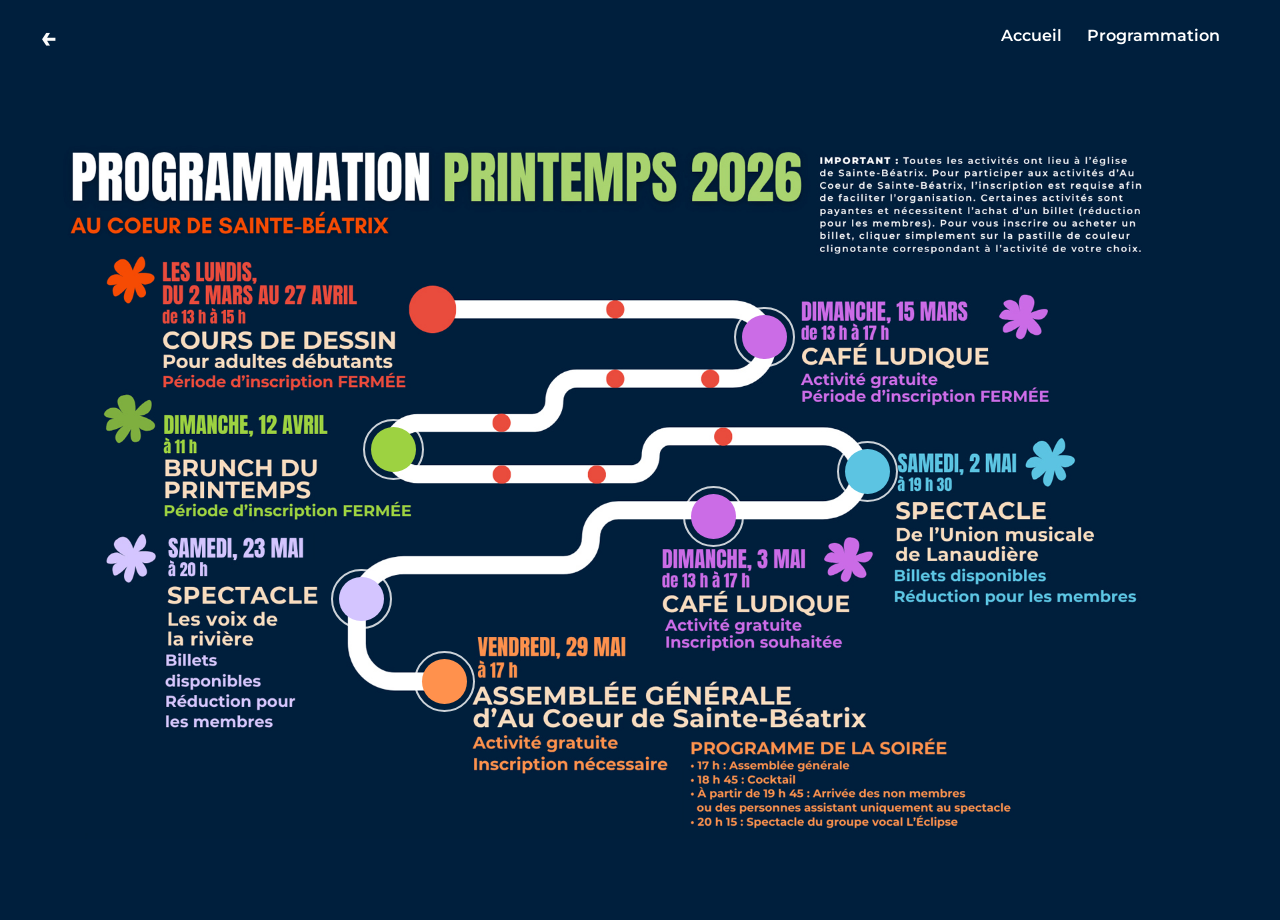
<file: programmation.html>
<!DOCTYPE html>
<html lang="fr">

<head>
<meta charset="UTF-8">
<meta name="viewport" content="width=device-width, initial-scale=1.0">
<title>Programmation</title>

<link rel="stylesheet" href="css/style.css">

</head>

<body class="page-programmation">

  <a href="javascript:history.back()" class="back-arrow">←</a>

<!-- HEADER -->

<div class="site-header">

  <h1 class="site-title"></h1>

  <button class="hamburger" onclick="toggleMenu()">☰</button>

  <nav class="main-menu" id="mainMenu">
    <a href="index.html">Accueil</a>
    <a href="programmation.html">Programmation</a>
  </nav>

</div>

<!-- =========================
     LANDSCAPE
========================= -->

<div class="program-landscape">

  <div class="image-wrapper">

    <img src="images/hero6.jpg" alt="Programmation">

    <a href="item8.html" class="pastille c1" style="top:65%; left:26.5%"></a>
    <a href="item2.html" class="pastille c2" style="top:30%; left:58%"></a>
    <a href="item3.html" class="pastille c3" style="top:45%; left:29%"></a>
    <a href="item4.html" class="pastille c4" style="top:48%; left:66%"></a>
    <a href="item5.html" class="pastille c5" style="top:76%; left:33%"></a>
    <a href="item6.html" class="pastille c6" style="top:54%; left:54%"></a>

  </div>

</div>

<!-- =========================
     PORTRAIT
========================= -->

<div class="program-portrait">

  <div class="image-wrapper">

    <img src="images/hero-mobile.jpg" alt="Programmation mobile">

    <a href="item8.html" class="pastille c1" style="top:59.5%; left:24%"></a>
    <a href="item2.html" class="pastille c2" style="top:24%; left:51%"></a>
    <a href="item3.html" class="pastille c3" style="top:41%; left:34%"></a>
    <a href="item4.html" class="pastille c4" style="top:42%; left:57%"></a>
    <a href="item5.html" class="pastille c5" style="top:67%; left:23%"></a>
    <a href="item6.html" class="pastille c6" style="top:57%; left:43%"></a>

  </div>

</div>

<!-- FOOTER -->

<footer class="footer-programmation">



</footer>

<script>
function toggleMenu() {
  document.getElementById("mainMenu").classList.toggle("show");
}
</script>

</body>
</html>
</file>
<file: css/style.css>
/* =========================================
   IMPORT POLICES
========================================= */

@import url('https://fonts.googleapis.com/css2?family=Montserrat:wght@700&display=swap');
@import url('https://fonts.googleapis.com/css2?family=Anton&display=swap');
@import url('https://fonts.googleapis.com/css2?family=Lora:wght@400;600&display=swap');

/* =========================================
   BASE
========================================= */

body {
  margin: 0;
  font-family: 'Montserrat', sans-serif;
  background: white;
  color: #ffffff;
}

/* =========================================
   HEADER
========================================= */

.site-header {
  height: 70px;
  background: #001f3d;
  display: flex;
  align-items: center;
  justify-content: center;
  position: relative;
   z-index: 201;

}

.site-header h1 {
  font-size: 1rem;
  margin: 0;
  color: #ffffff;
   z-index: 201;
}
.main-menu {
  position: absolute;
  right: 60px;
  display: flex;
  gap: 25px;
  z-index: 201;
}

/* =========================================
   HERO ACCUEIL
========================================= */

.hero {
  height: calc(100vh - 70px);
  display: flex;
  align-items: center;
  justify-content: center;
}

/* Bloc blanc derrière logo */

.hero-content {
  background: white;
  padding: 2rem;
  border-radius: 25px;
  display: flex;
  align-items: center;
  justify-content: center;
}

/* LOGO */

.hero-logo {
  width: 600px;
  max-width: 85%;
  height: auto;
  margin-top:-250px;
}

/* MENU */

.main-menu {
  position: absolute;
  right: 60px;
  display: flex;
  gap: 25px;
  z-index: 200;
   color: #165390;
}

.main-menu a {
  text-decoration: none;
  color: #ffffff;
  font-weight: 600;
  z-index: 200;
}

/* HAMBURGER */

.hamburger {
  display: none;
  position: absolute;
  right: 20px;
  background: none;
  border: none;
  font-size: 1.8rem;
  cursor: pointer;
    color: #ebf1f6;

}
/* =========================================
   PAGE ITEM – TYPOGRAPHIE
========================================= */

.item-container {
  max-width: 800px;
  margin: 3rem auto;
  padding: 0 2rem;
  color: #001f3d;
}
.item-logo {
  
  font-family: 'Anton', sans-serif;
  line-height: 1.4;
  font-size: .7rem;
  margin: 8rem auto;
  padding: 0 2rem;
  
  right: 0px;
  margin-top: 730px;
  color: #406cd0;
  position: absolute;
  bottom: -100px;
  right: 40px;
}


.item-title {
  font-family: 'Anton', sans-serif;
  font-size: 3rem;
  text-transform: uppercase;
  letter-spacing: 1px;
  line-height: 3.2rem;
  margin-bottom: .5rem;
  color: #e94b3c;
}

.item-subtitle {
  font-family: 'Anton', sans-serif;
  font-size: 1.9rem;
  margin-bottom: 1.1rem;
   line-height: 1.3rem;
  color: #e94b3c;
}

.item-date {
  font-size: 1.1rem;
  font-weight: bold;
  margin-bottom: 1rem;
  color: #e94b3c;
}

.item-section-title {
  font-size: 1.2rem;
  font-weight: bold;
  margin-top: 1rem;
  margin-bottom: 0.5rem;
}

.item-paragraph {
  font-family: 'Lora', serif;
  line-height: 1.6;
  margin-bottom: 1rem;
}

.item-highlight {
  font-weight: bold;
  margin-bottom: 1rem;
}

.item-small {
  font-size: 0.9rem;
  color: #666;
}
/* =========================================
   PROGRAMMATION WRAPPERS
========================================= */

.program-landscape,
.program-portrait {
  height: calc(100vh - 70px);
  display: flex;
  align-items: flex-start; /* IMPORTANT */
  justify-content: center;
  padding-top: 20px; /* valeur ABSOLUE */
}

/* image wrapper */

.image-wrapper {
  position: relative;
  width: 100%;
  max-width: 1600px;
  z-index: 10;
}

.image-wrapper img {
  width: 100%;
  height: auto;
  display: block;
}

/* =========================================
   PASTILLES
========================================= */

.pastille {
  position: absolute;
  width: 3.5%;
  aspect-ratio: 1 / 1;
  border-radius: 50%;
  z-index: 10;
}

/* halo */

.pastille::after {
  content: "";
  position: absolute;
  inset: -8px;
  border-radius: 50%;
  border: 2px solid rgba(255,255,255,0.8);
  animation: ringPulse 2.2s infinite;
}

@keyframes ringPulse {
  0%   { transform: scale(0.8); opacity: 1; }
  100% { transform: scale(1.6); opacity: 0; }
}

/* =========================================
   COULEURS
========================================= */

.c1 { background:#d4c5ff; }
.c2 { background:#cb6ce6; }
.c3 { background:#9dd241; }
.c4 { background:#5cc4e2; }
.c5 { background:#ff914d; }
.c6 { background:#cb6ce6; }

/* =========================================
   FOOTER
========================================= */



/* =========================================
   ORIENTATION
========================================= */

/* portrait = mobile vertical + ipad vertical */

@media (orientation: portrait) {

  .program-landscape {
    display: none;
  }

  .program-portrait {
  height: 100vh;
  margin-top: -70px;
  padding-top: 70px;
}

  .pastille {
    width: 7%;
  }

}

/* landscape */

@media (orientation: landscape) {

  .program-landscape {
    display: flex;
  }

  .program-portrait {
    display: none;
  }

}
/* =========================================
   RESPONSIVE MOBILE
========================================= */

@media (max-width: 768px) {

  .site-header {
    justify-content: flex-start;
    padding-left: 80px;
  }

  .site-title {
    text-align: left;
    font-size: 1rem;
  }

}

/* =========================================
   MENU MOBILE
========================================= */

@media (max-width: 768px) {

  .main-menu {
    display: none;
    flex-direction: column;
    position: absolute;
    top: 70px;
    right: 0;
    width: 100%;
    background: rgba(244, 212, 143, 0.98);
    padding: 1rem 0;
    text-align: center;
  }

  .main-menu.show {
    display: flex;
  }

  .hamburger {
    display: block;
  }

}
@media (max-width: 768px) {

  .main-menu {
    display: none;
  }

  .hamburger {
    display: block;
  }

}
/* =========================================
   FLECHE RETOUR
========================================= */

.back-arrow {
  position: fixed;
  top: 20px;
  left: 40px;
  font-size: 28px;
  text-decoration: none;
  color: #fbfbfb;
  z-index: 2000;
  font-weight: bold;
  z-index: 2000;
}

.back-arrow:hover {
  opacity: 0.6;
}

/* =========================================
   FOND PAGE PROGRAMMATION
========================================= */

.page-programmation {
  background-color: #001f3d;
}

.image-wrapper {
  position: relative;
  z-index: 1;
}

.liens-externes {
  position: absolute;
  bottom: 80px;
  right: 20px;

  display: flex;
  align-items: center;   /* aligne verticalement */
  gap: 72px;             /* espace entre les logos */
}
.liens-externes img {
  width: 40px;
  height: auto;
}





/* FORMULAIRE PERSONNALISÉ */
.custom-form {
  background: rgba(255, 255, 255, 0.92);
  padding: 30px;
  border-radius: 18px;
  max-width: 700px;
  margin: 30px auto;
  box-shadow: 0 8px 25px rgba(0,0,0,0.12);
  display: flex;
  flex-direction: column;
  gap: 15px;
}

.form-title {
  font-family: 'Anton', sans-serif;
  font-size: 2rem;
  margin-bottom: 10px;
  color: #222;
  text-align: center;
  letter-spacing: 1px;
}

.custom-form label {
  font-weight: bold;
  color: #333;
  font-size: 1rem;
}

.custom-form input,
.custom-form select {
  width: 100%;
  padding: 14px 16px;
  border: 1px solid #ccc;
  border-radius: 10px;
  font-size: 1rem;
  background: #fff;
  box-sizing: border-box;
}

.custom-form input:focus,
.custom-form select:focus {
  outline: none;
  border-color: #8a5a2b;
  box-shadow: 0 0 0 3px rgba(138, 90, 43, 0.15);
}

.custom-form button {
  background: #8a5a2b;
  color: white;
  border: none;
  padding: 14px 20px;
  border-radius: 10px;
  font-size: 1rem;
  font-weight: bold;
  cursor: pointer;
  transition: 0.2s ease;
  margin-top: 10px;
}

.custom-form button:hover {
  background: #6f451f;
}

@media (max-width: 768px) {
  .custom-form {
    padding: 20px;
    margin: 20px 15px;
  }

  .form-title {
    font-size: 1.6rem;
  }
}
/* FORMULAIRE PERSONNALISÉ */
.custom-form {
  background-color: #fff4e4;
  padding: 32px;
  border-radius: 18px;
  max-width: 760px;
  margin: 30px auto;
  box-shadow: 0 10px 30px rgba(0,0,0,0.12);
  display: flex;
  flex-direction: column;
  gap: 15px;
}

.form-title {
  font-family: 'Anton', sans-serif;
  font-size: 2rem;
  margin-bottom: 10px;
  color: #222;
  text-align: center;
  letter-spacing: 1px;
}
.form-titre {
 font-family: 'Anton', sans-serif;
  font-size: 2.5rem;
  margin-bottom: 2px;
  color: #222;
  text-align: left;
  letter-spacing: 1px;
}
.form-titre2 {
  font-family: 'Lora', serif;
  font-size: 1.5rem;
  margin-bottom: 0px;
  color: #222;
  text-align: left;
  letter-spacing: 1px;
}
.custom-form label {
  font-weight: bold;
  color: #333;
  font-size: 1rem;
}

.custom-form input,
.custom-form select {
  width: 100%;
  padding: 14px 16px;
  border: 1px solid #ccc;
  border-radius: 10px;
  font-size: 1rem;
  background: #fff;
  box-sizing: border-box;
}

.custom-form input:focus,
.custom-form select:focus {
  outline: none;
  border-color: #8a5a2b;
  box-shadow: 0 0 0 3px rgba(138, 90, 43, 0.15);
}

.form-total {
  margin-top: 10px;
  padding: 16px 18px;
  background: #f5f1ec;
  border-radius: 12px;
  font-size: 1.2rem;
  display: flex;
  justify-content: space-between;
  align-items: center;
  border: 1px solid #e2d6ca;
}

.form-total strong {
  font-size: 1.4rem;
  color: #8a5a2b;
}

.custom-form button {
  background: #8a5a2b;
  color: white;
  border: none;
  padding: 15px 20px;
  border-radius: 10px;
  font-size: 1rem;
  font-weight: bold;
  cursor: pointer;
  transition: 0.2s ease;
  margin-top: 10px;
}

.custom-form button:hover {
  background: #6f451f;
}

.form-note {
  font-size: 0.95rem;
  color: #555;
  line-height: 1.5;
  margin-top: 10px;
}

.confirmation-message {
  margin-top: 15px;
  background: #e8f7e8;
  color: #246b24;
  padding: 14px 18px;
  border-radius: 10px;
  border: 1px solid #b8dfb8;
  font-weight: bold;
}

@media (max-width: 768px) {
  .custom-form {
    padding: 22px;
    margin: 20px 15px;
  }

  .form-title {
    font-size: 1.6rem;
  }

  .form-total {
    flex-direction: column;
    gap: 8px;
    text-align: center;
  }
}
.form-row {
  display: flex;
  gap: 20px;
  width: 100%;
}

.form-group {
  flex: 1;
  display: flex;
  flex-direction: column;
}
.billets-table-wrapper {
  margin-top: 10px;
}

.table-label {
  display: block;
  font-weight: bold;
  margin-bottom: 10px;
  color: #333;
}

.billets-table {
  width: 100%;
  border-collapse: collapse;
  background: white;
  border-radius: 12px;
  overflow: hidden;
  border: 1px solid #ddd;
}

.billets-table th,
.billets-table td {
  padding: 14px 16px;
  border-bottom: 1px solid #eee;
  text-align: left;
}

.billets-table th {
  background: #f3ede7;
  color: #333;
  font-weight: bold;
}

.billets-table tr:last-child td {
  border-bottom: none;
}

.billets-table input {
  width: 90px;
  padding: 10px 12px;
  font-size: 1rem;
  border: 1px solid #ccc;
  border-radius: 8px;
}
.total-box {
  margin-top: 20px;
  padding: 15px;
  background: #f7f7f7;
  border-radius: 10px;
  font-size: 20px;
  font-weight: bold;

  display: flex;
  justify-content: space-between;
  align-items: center;
  gap: 20px;
  flex-wrap: wrap;
}

#nbPersonnes {
  text-align: left;
}

#montantTotal {
  margin-left: auto;
  text-align: right;
}
.page-evenement .item-form-wrapper {
  background-color: #efd9ba;
  padding: 45px; <label>Billets</label>

  padding: 25px;
  border-radius: 12px;
  margin-top: 20px;
}
</file>
